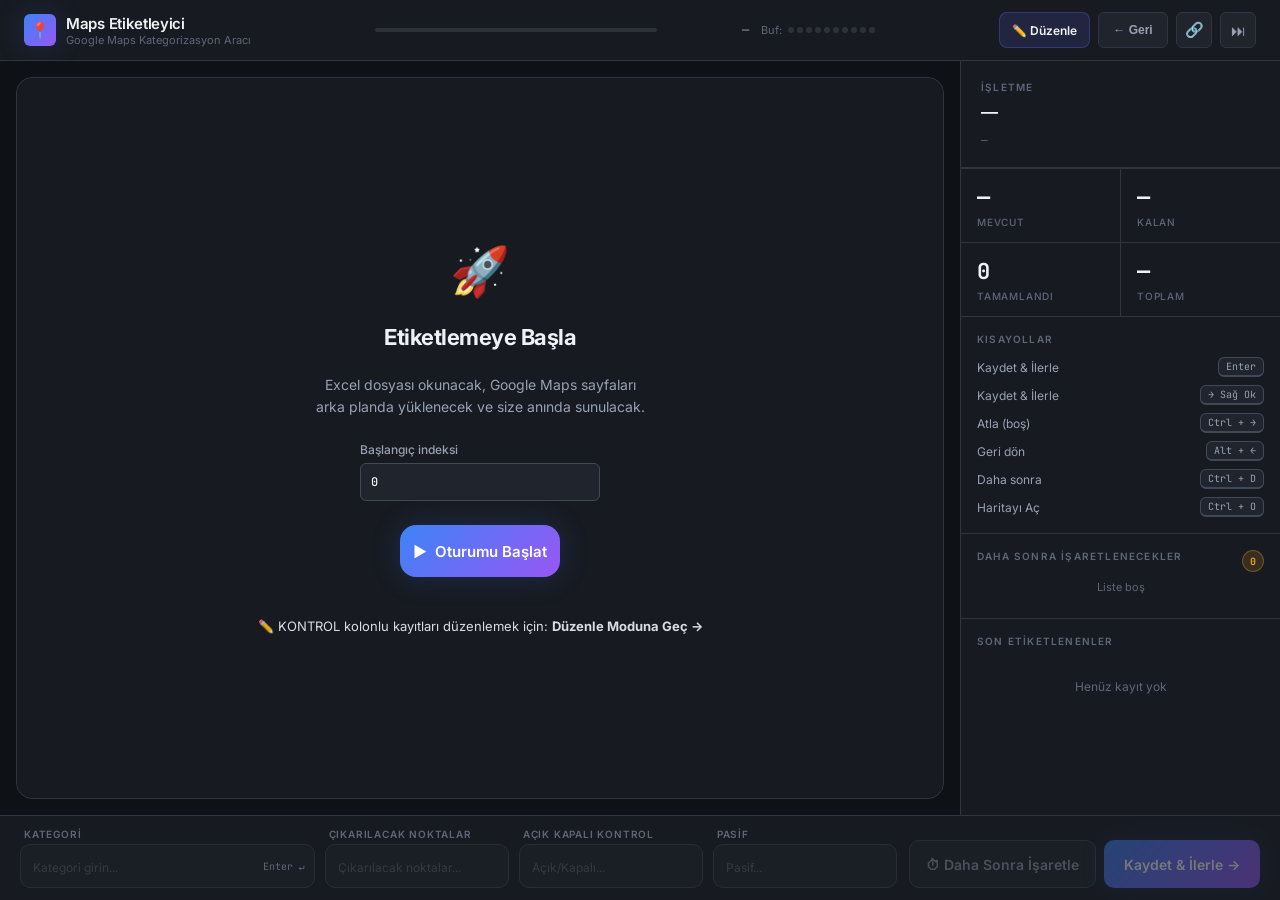
<file: static/index.html>
<!DOCTYPE html>
<html lang="tr">
<head>
  <meta charset="UTF-8" />
  <meta name="viewport" content="width=device-width, initial-scale=1.0" />
  <meta name="description" content="Google Maps verileri için hızlı etiketleme ve kategorizasyon aracı. Otomatik screenshot alma, buffer sistemi ve klavye odaklı arayüz." />
  <title>Proje V1 — Google Maps Etiketleme Aracı</title>
  <link rel="stylesheet" href="/static/style.css?v=20260730-2" />
</head>
<body>

<div id="app">

  <!-- ═══ HEADER ═══════════════════════════════════════════════════════════ -->
  <header id="header">
    <div class="header-brand">
      <div class="brand-icon">📍</div>
      <div>
        <h1>Maps Etiketleyici</h1>
        <div class="brand-sub">Google Maps Kategorizasyon Aracı</div>
      </div>
    </div>

    <!-- Progress -->
    <div id="progress-section">
      <div id="progress-bar-wrapper">
        <div id="progress-bar-fill"></div>
      </div>
      <span id="progress-text">—</span>
      <!-- Buffer Göstergesi -->
      <div id="buffer-indicator">
        <span>Buf:</span>
        <div class="buffer-dots" id="buffer-dots">
          <div class="buffer-dot" data-dot="0"></div>
          <div class="buffer-dot" data-dot="1"></div>
          <div class="buffer-dot" data-dot="2"></div>
          <div class="buffer-dot" data-dot="3"></div>
          <div class="buffer-dot" data-dot="4"></div>
          <div class="buffer-dot" data-dot="5"></div>
          <div class="buffer-dot" data-dot="6"></div>
          <div class="buffer-dot" data-dot="7"></div>
          <div class="buffer-dot" data-dot="8"></div>
          <div class="buffer-dot" data-dot="9"></div>
        </div>
      </div>
    </div>

    <div class="header-actions">
      <a href="/edit" class="btn-icon btn-nav" style="text-decoration: none; display: inline-flex; align-items: center; gap: 4px; font-size: 12px; font-weight: 600; padding: 6px 12px; background: rgba(99, 102, 241, 0.15); color: var(--accent); border: 1px solid rgba(99, 102, 241, 0.3); border-radius: 8px;" title="Düzenleme Akışına Geç">✏️ Düzenle</a>
      <button class="btn-icon btn-nav" id="back-btn" title="Önceki kayda dön (Alt + Sol Ok)" disabled>← Geri</button>
      <button class="btn-icon" id="open-url-btn" title="Haritayı tarayıcıda aç" disabled>🔗</button>
      <button class="btn-icon" id="skip-btn" title="Bu kaydı atla (boş geç)" disabled>⏭</button>
    </div>
  </header>

  <!-- ═══ MAIN ═══════════════════════════════════════════════════════════════ -->
  <main id="main-content">

    <!-- Screenshot Paneli -->
    <section id="screenshot-panel">
      <div id="screenshot-container">

        <!-- Başlangıç Ekranı -->
        <div id="start-screen">
          <div class="start-icon">🚀</div>
          <h2 class="start-title">Etiketlemeye Başla</h2>
          <p class="start-subtitle">
            Excel dosyası okunacak, Google Maps sayfaları arka planda yüklenecek
            ve size anında sunulacak.
          </p>
          <label class="start-index-field" for="start-index-input">
            <span>Başlangıç indeksi</span>
            <input id="start-index-input" type="text" value="0" autocomplete="off" />
          </label>
          <button id="start-btn">
            <span>▶</span> Oturumu Başlat
          </button>
          <div style="margin-top: 14px; text-align: center;">
            <a href="/edit" style="color: var(--accent); font-size: 13px; text-decoration: none; opacity: 0.9; transition: opacity 0.2s;">
              ✏️ KONTROL kolonlu kayıtları düzenlemek için: <strong>Düzenle Moduna Geç →</strong>
            </a>
          </div>
        </div>

        <!-- Loading Overlay -->
        <div id="loading-overlay" class="hidden">
          <div class="spinner"></div>
          <div class="loading-text" id="loading-text">Screenshot hazırlanıyor...</div>
        </div>

        <!-- Hata rozeti -->
        <div id="error-badge"></div>

        <!-- Screenshot -->
        <img id="screenshot-img" alt="Google Maps Screenshot" />
      </div>
    </section>

    <!-- Sağ Bilgi Paneli -->
    <aside id="info-panel">

      <!-- İşletme Bilgisi -->
      <div class="info-card">
        <div class="info-card-label">İşletme</div>
        <div class="business-name" id="business-name">—</div>
        <div class="url-preview" id="url-preview" title="Tıkla: URL'yi kopyala">—</div>
      </div>

      <!-- İstatistikler -->
      <div class="stats-grid">
        <div class="stat-item">
          <div class="stat-value" id="stat-current">—</div>
          <div class="stat-label">Mevcut</div>
        </div>
        <div class="stat-item">
          <div class="stat-value" id="stat-remaining">—</div>
          <div class="stat-label">Kalan</div>
        </div>
        <div class="stat-item">
          <div class="stat-value" id="stat-done">0</div>
          <div class="stat-label">Tamamlandı</div>
        </div>
        <div class="stat-item">
          <div class="stat-value" id="stat-total">—</div>
          <div class="stat-label">Toplam</div>
        </div>
      </div>

      <!-- Klavye Kısayolları -->
      <div class="shortcuts-section">
        <div class="shortcut-title">Kısayollar</div>
        <div class="shortcut-list">
          <div class="shortcut-item">
            <span>Kaydet & İlerle</span>
            <span class="kbd">Enter</span>
          </div>
          <div class="shortcut-item">
            <span>Kaydet & İlerle</span>
            <span class="kbd">→ Sağ Ok</span>
          </div>
          <div class="shortcut-item">
            <span>Atla (boş)</span>
            <span class="kbd">Ctrl + →</span>
          </div>
          <div class="shortcut-item">
            <span>Geri dön</span>
            <span class="kbd">Alt + ←</span>
          </div>
          <div class="shortcut-item">
            <span>Daha sonra</span>
            <span class="kbd">Ctrl + D</span>
          </div>
          <div class="shortcut-item">
            <span>Haritayı Aç</span>
            <span class="kbd">Ctrl + O</span>
          </div>
        </div>
      </div>

      <!-- Daha Sonra İşaretlenecekler -->
      <div class="deferred-section">
        <div class="section-heading-row">
          <div class="history-title">Daha Sonra İşaretlenecekler</div>
          <span class="deferred-count" id="deferred-count">0</span>
        </div>
        <div class="deferred-list" id="deferred-list">
          <p class="empty-list-message">Liste boş</p>
        </div>
      </div>

      <!-- Son Etiketlenenler -->
      <div class="history-section">
        <div class="history-title">Son Etiketlenenler</div>
        <div class="history-list" id="history-list">
          <p style="font-size:12px; color: var(--text-muted); text-align:center; margin-top: 20px;">
            Henüz kayıt yok
          </p>
        </div>
      </div>

    </aside>
  </main>

  <!-- ═══ BOTTOM BAR ═══════════════════════════════════════════════════════ -->
  <footer id="bottom-bar">
    <div id="inputs-row">
      <div class="input-group input-group--main">
        <label class="input-label" for="category-input">Kategori</label>
        <div class="input-field-wrapper">
          <input
            type="text"
            id="category-input"
            placeholder="Kategori girin..."
            autocomplete="off"
            autocorrect="off"
            spellcheck="false"
            disabled
          />
          <span class="input-suffix" id="input-suffix">Enter ↵</span>
        </div>
      </div>

      <div class="input-group">
        <label class="input-label" for="extra-cikarilacak">Çıkarılacak Noktalar</label>
        <div class="input-field-wrapper">
          <input
            type="text"
            id="extra-cikarilacak"
            placeholder="Çıkarılacak noktalar..."
            autocomplete="off"
            autocorrect="off"
            spellcheck="false"
            disabled
          />
        </div>
      </div>

      <div class="input-group">
        <label class="input-label" for="extra-acik-kapali">Açık Kapalı Kontrol</label>
        <div class="input-field-wrapper">
          <input
            type="text"
            id="extra-acik-kapali"
            placeholder="Açık/Kapalı..."
            autocomplete="off"
            autocorrect="off"
            spellcheck="false"
            disabled
          />
        </div>
      </div>

      <div class="input-group">
        <label class="input-label" for="extra-pasif">Pasif</label>
        <div class="input-field-wrapper">
          <input
            type="text"
            id="extra-pasif"
            placeholder="Pasif..."
            autocomplete="off"
            autocorrect="off"
            spellcheck="false"
            disabled
          />
        </div>
      </div>
    </div>

    <div class="bottom-actions">
      <button class="btn btn-secondary btn-defer" id="defer-btn" disabled>
        ⏱ Daha Sonra İşaretle
      </button>
      <button class="btn btn-primary" id="submit-btn" disabled>
        Kaydet &amp; İlerle →
      </button>
    </div>
  </footer>

</div>

<!-- Tamamlandı Ekranı -->
<div id="completed-screen">
  <div class="completed-icon">🎉</div>
  <div class="completed-title">Tüm Kayıtlar Tamamlandı!</div>
  <div class="completed-sub" id="completed-sub">Excel dosyası güncellendi.</div>
  <button class="btn btn-primary" onclick="location.reload()" style="margin-top:8px">
    🔄 Yeniden Başlat
  </button>
</div>

<!-- Toast Container -->
<div id="toast-container"></div>

<script src="/static/app.js?v=20260730-2"></script>
</body>
</html>
</file>
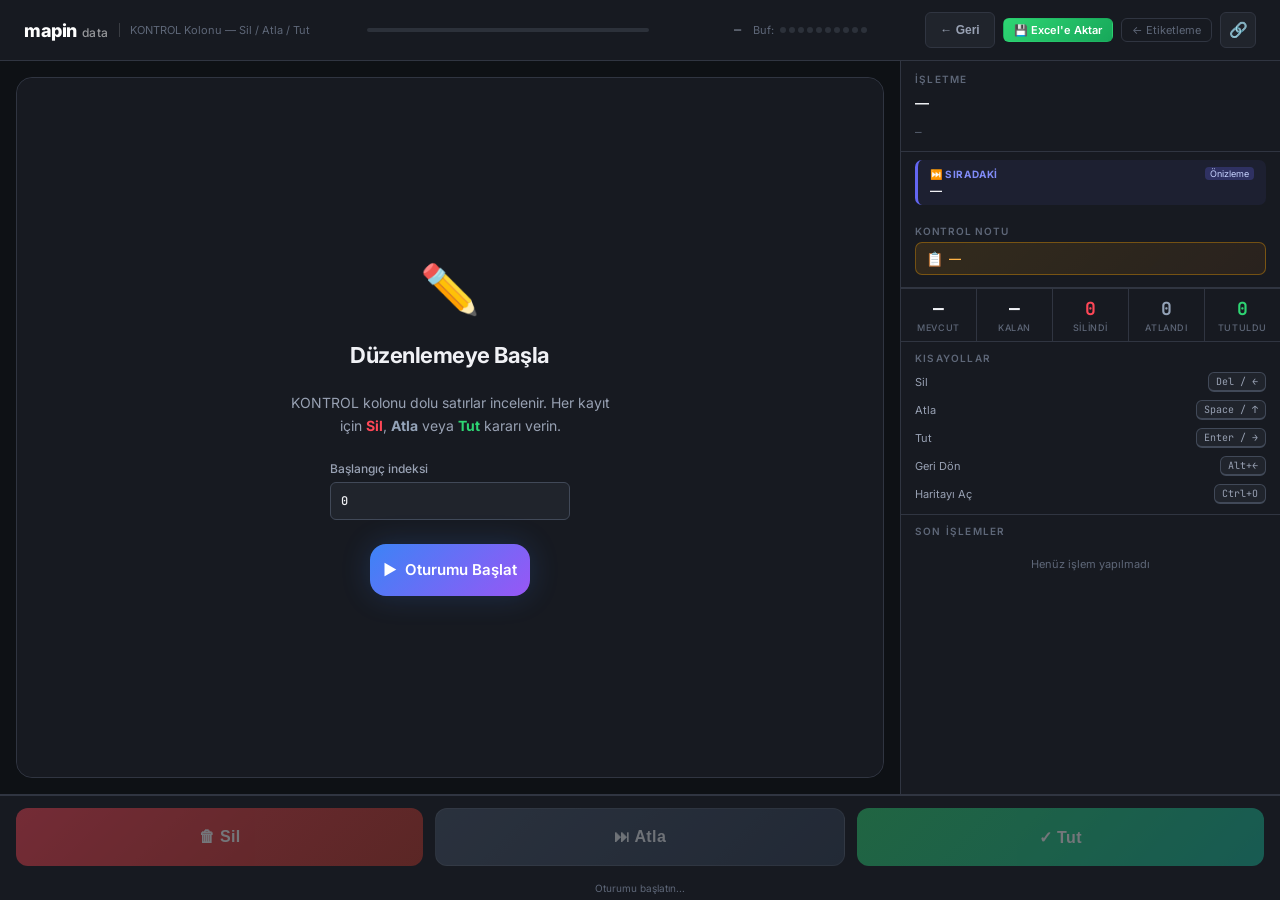
<file: static/edit.html>
<!DOCTYPE html>
<html lang="tr">
<head>
  <meta charset="UTF-8" />
  <meta name="viewport" content="width=device-width, initial-scale=1.0" />
  <meta name="description" content="Google Maps kayıtlarını düzenle: KONTROL kolonlu satırları incele, Sil, Atla veya Tut." />
  <title>Mapin Etiket Sistemi — KONTROL Kolonu</title>
  <link rel="stylesheet" href="/static/style.css?v=20261013-edit" />
  <style>
    /* ── Düzenleme Sayfası Özel Stilleri ─────────────────────────── */

    /* Info paneli kaydırmaz; tüm içerik görünür */
    #info-panel {
      overflow-y: hidden !important;
      display: flex;
      flex-direction: column;
    }

    /* Harita paneli: padding ve border ile estetik görünüm */
    #screenshot-panel {
      padding: 16px !important;
    }

    #screenshot-container {
      width: 100% !important;
      height: 100% !important;
      border: 1px solid var(--border-subtle) !important;
      border-radius: var(--radius-lg) !important;
      background: var(--bg-surface) !important;
    }

    #screenshot-img {
      max-width: 100% !important;
      max-height: 100% !important;
      width: auto !important;
      height: auto !important;
      object-fit: contain !important;
      border-radius: var(--radius-md) !important;
    }

    /* Sağ panel genişliği */
    #info-panel {
      width: 380px !important;
    }

    /* Üç buton — eşit genişlik, büyük boyut */
    .btn-delete, .btn-skip, .btn-keep {
      flex: 1;
      padding: 18px 8px;
      font-size: 16px;
      font-weight: 700;
      border-radius: 12px;
      cursor: pointer;
      transition: all 0.2s ease;
      color: #fff;
      letter-spacing: 0.4px;
      text-align: center;
      white-space: nowrap;
      min-height: 58px;
    }
    .btn-delete {
      border: none;
      background: linear-gradient(135deg, #ff4757, #c0392b);
    }
    .btn-delete:hover:not(:disabled) { transform: translateY(-2px); box-shadow: 0 6px 20px rgba(255,71,87,0.45); }
    .btn-delete:active:not(:disabled) { transform: translateY(0); }
    .btn-delete:disabled { opacity: 0.4; cursor: not-allowed; }

    .btn-skip {
      border: 1px solid rgba(255,255,255,0.12);
      background: linear-gradient(135deg, #475569, #334155);
      color: #f1f5f9;
    }
    .btn-skip:hover:not(:disabled) { transform: translateY(-2px); box-shadow: 0 6px 20px rgba(71,85,105,0.4); background: linear-gradient(135deg, #64748b, #475569); }
    .btn-skip:active:not(:disabled) { transform: translateY(0); }
    .btn-skip:disabled { opacity: 0.4; cursor: not-allowed; }

    .btn-keep {
      border: none;
      background: linear-gradient(135deg, #2ed573, #1abc9c);
    }
    .btn-keep:hover:not(:disabled) { transform: translateY(-2px); box-shadow: 0 6px 20px rgba(46,213,115,0.45); }
    .btn-keep:active:not(:disabled) { transform: translateY(0); }
    .btn-keep:disabled { opacity: 0.4; cursor: not-allowed; }

    /* ── Kontrol Badge ───────────────────────────────────────────── */
    .kontrol-badge {
      display: inline-flex; align-items: center; gap: 6px;
      padding: 7px 10px;
      background: linear-gradient(135deg, rgba(255,165,0,0.12), rgba(255,140,0,0.08));
      border: 1px solid rgba(255,165,0,0.35);
      border-radius: 7px; color: #ffb347;
      font-size: 12px; font-weight: 600;
      width: 100%; box-sizing: border-box; word-break: break-word;
    }
    .kontrol-badge-icon { font-size: 14px; flex-shrink: 0; }

    /* ── İstatistik Grid ─────────────────────────────────────────── */
    /* 5 kolon tek satırda: Mevcut Kalan Silindi Atlandı Tutuldu */
    .edit-stats-row {
      display: grid;
      grid-template-columns: repeat(5, 1fr);
      gap: 1px;
      background: var(--border-subtle);
      border-top: 1px solid var(--border-subtle);
      border-bottom: 1px solid var(--border-subtle);
      flex-shrink: 0;
    }
    .edit-stat-item {
      background: var(--bg-surface);
      padding: 8px 4px;
      display: flex;
      flex-direction: column;
      align-items: center;
      gap: 2px;
    }
    .edit-stat-value {
      font-size: 18px;
      font-weight: 700;
      font-family: 'JetBrains Mono', monospace;
      letter-spacing: -0.5px;
      color: var(--text-primary);
    }
    .edit-stat-label {
      font-size: 9px;
      color: var(--text-muted);
      text-transform: uppercase;
      letter-spacing: 0.6px;
      font-weight: 500;
      white-space: nowrap;
    }

    /* ── Geçmiş ──────────────────────────────────────────────────── */
    .edit-history-item {
      display: flex; align-items: center; justify-content: space-between;
      padding: 5px 10px; border-radius: 6px; margin-bottom: 3px;
      font-size: 11px; background: var(--bg-elevated); gap: 8px;
      border: 1px solid var(--border-subtle);
    }
    .edit-history-name { flex: 1; overflow: hidden; text-overflow: ellipsis; white-space: nowrap; color: var(--text-primary); }
    .edit-history-action { font-weight: 700; font-size: 10px; padding: 2px 6px; border-radius: 4px; flex-shrink: 0; }
    .edit-history-action.deleted { background: rgba(255,71,87,0.2); color: #ff4757; }
    .edit-history-action.kept { background: rgba(46,213,115,0.2); color: #2ed573; }
    .edit-history-action.skipped { background: rgba(148,163,184,0.2); color: #94a3b8; }

    .action-shortcut-hint { font-size: 10px; color: var(--text-muted); text-align: center; padding: 4px 0 6px; }
    .kontrol-section { margin-bottom: 0; }
    .kontrol-label-text { font-size: 10px; font-weight: 600; color: var(--text-muted); text-transform: uppercase; letter-spacing: 0.8px; margin-bottom: 5px; }

    /* ── Linkler ─────────────────────────────────────────────────── */
    .back-link {
      display: inline-flex; align-items: center; gap: 5px;
      color: var(--text-muted); font-size: 11px; text-decoration: none;
      padding: 4px 10px; border-radius: 6px; border: 1px solid var(--border-subtle);
      transition: all 0.2s;
    }
    .export-link { color: #fff; background: linear-gradient(135deg, #2ed573, #17a85a); border-color: transparent; font-weight: 600; }
    .export-link:hover { color: #fff; background: linear-gradient(135deg, #3bea84, #1fbd68); border-color: transparent; }
    .back-link:hover { color: var(--text-primary); border-color: var(--border-accent); background: rgba(99,102,241,0.08); }

    /* ── Sıradaki Mekan Kartı ────────────────────────────────────── */
    .next-preview-card {
      border-left: 3px solid #6366f1;
      background: rgba(99, 102, 241, 0.08);
      padding: 7px 12px;
      border-radius: 7px;
      flex-shrink: 0;
    }

    /* ── Info Panel İç Bölümler ──────────────────────────────────── */
    .info-card {
      padding: 12px 14px !important;
    }

    .business-name {
      font-size: 14px !important;
    }

    .shortcuts-section {
      padding: 10px 14px !important;
    }

    .shortcut-item {
      font-size: 11px !important;
    }

    .history-section {
      padding: 10px 14px !important;
      flex: 1;
      overflow-y: auto;
      min-height: 0;
    }

    .history-title, .shortcut-title {
      margin-bottom: 8px !important;
    }

    #bottom-bar {
      padding: 0 !important;
      width: 100% !important;
      display: block !important;
    }

    .edit-action-bar {
      display: flex !important;
      gap: 12px !important;
      padding: 12px 16px !important;
      background: var(--bg-surface) !important;
      border-top: 1px solid var(--border-subtle) !important;
      width: 100% !important;
      box-sizing: border-box !important;
    }
  </style>
</head>
<body>

<div id="app">

  <!-- HEADER -->
  <header id="header">
    <div class="header-brand" style="gap:10px;">
      <div style="display:flex;align-items:baseline;gap:1px;">
        <span style="font-size:18px;font-weight:800;color:#fff;letter-spacing:-0.5px;font-family:'Inter',sans-serif;">mapin</span>
        <span style="font-size:12px;font-weight:500;color:rgba(255,255,255,0.55);letter-spacing:0.5px;font-family:'Inter',sans-serif;margin-left:4px;">data</span>
      </div>
      <div style="border-left:1px solid rgba(255,255,255,0.15);padding-left:10px;">
        <div class="brand-sub">KONTROL Kolonu &mdash; Sil / Atla / Tut</div>
      </div>
    </div>

    <div id="progress-section">
      <div id="progress-bar-wrapper"><div id="progress-bar-fill"></div></div>
      <span id="progress-text">&mdash;</span>
      <div id="buffer-indicator">
        <span>Buf:</span>
        <div class="buffer-dots" id="buffer-dots">
          <div class="buffer-dot" data-dot="0"></div>
          <div class="buffer-dot" data-dot="1"></div>
          <div class="buffer-dot" data-dot="2"></div>
          <div class="buffer-dot" data-dot="3"></div>
          <div class="buffer-dot" data-dot="4"></div>
          <div class="buffer-dot" data-dot="5"></div>
          <div class="buffer-dot" data-dot="6"></div>
          <div class="buffer-dot" data-dot="7"></div>
          <div class="buffer-dot" data-dot="8"></div>
          <div class="buffer-dot" data-dot="9"></div>
        </div>
      </div>
    </div>

    <div class="header-actions">
      <button class="btn-icon btn-nav" id="back-btn" title="Önceki kayda dön (Alt + Sol Ok)" disabled>← Geri</button>
      <a href="/api/edit/export" class="back-link export-link" id="export-btn" download title="Veritabanındaki güncel hali Excel olarak indir">&#128190; Excel'e Aktar</a>
      <a href="/" class="back-link" title="Etiketleme sayfasına dön">&larr; Etiketleme</a>
      <button class="btn-icon" id="open-url-btn" title="Haritayı tarayıcıda aç" disabled>&#128279;</button>
    </div>
  </header>

  <!-- MAIN -->
  <main id="main-content">

    <section id="screenshot-panel">
      <div id="screenshot-container">

        <!-- Başlangıç Ekranı -->
        <div id="start-screen">
          <div class="start-icon">&#9999;&#65039;</div>
          <h2 class="start-title">Düzenlemeye Başla</h2>
          <p class="start-subtitle">
            KONTROL kolonu dolu satırlar incelenir. Her kayıt için
            <strong style="color:#ff4757">Sil</strong>,
            <strong style="color:#94a3b8">Atla</strong> veya
            <strong style="color:#2ed573">Tut</strong> kararı verin.
          </p>
          <label class="start-index-field" for="start-index-input">
            <span>Başlangıç indeksi</span>
            <input id="start-index-input" type="text" value="0" autocomplete="off" />
          </label>
          <button id="start-btn">
            <span>&#9654;</span> Oturumu Başlat
          </button>
        </div>

        <!-- Loading -->
        <div id="loading-overlay" class="hidden">
          <div class="spinner"></div>
          <div class="loading-text" id="loading-text">Harita yükleniyor...</div>
        </div>

        <div id="error-badge"></div>
        <img id="screenshot-img" alt="Google Maps Screenshot" />
      </div>
    </section>

    <!-- Sağ Bilgi Paneli -->
    <aside id="info-panel">

      <!-- İşletme Adı -->
      <div class="info-card" style="flex-shrink:0;">
        <div class="info-card-label">İşletme</div>
        <div class="business-name" id="business-name">&mdash;</div>
        <div class="url-preview" id="url-preview" title="Tıkla: URL'yi kopyala">&mdash;</div>
      </div>

      <!-- Sıradaki Mekan -->
      <div class="next-preview-card" id="next-preview-card" style="margin:8px 14px; flex-shrink:0;">
        <div style="display:flex; justify-content:space-between; align-items:center; margin-bottom:3px;">
          <span style="font-size:10px; font-weight:700; color:#818cf8; text-transform:uppercase; letter-spacing:0.6px;">⏭️ Sıradaki</span>
          <span style="font-size:9px; background:rgba(99,102,241,0.25); color:#c7d2fe; padding:1px 5px; border-radius:4px;">Önizleme</span>
        </div>
        <div id="next-business-name" style="font-size:12px; font-weight:600; color:var(--text-primary); overflow:hidden; text-overflow:ellipsis; white-space:nowrap;">
          &mdash;
        </div>
      </div>

      <!-- KONTROL Değeri -->
      <div class="info-card kontrol-section" style="flex-shrink:0;">
        <div class="kontrol-label-text">Kontrol Notu</div>
        <div class="kontrol-badge" id="kontrol-badge">
          <span class="kontrol-badge-icon">&#128203;</span>
          <span id="kontrol-value-text">&mdash;</span>
        </div>
      </div>

      <!-- İstatistikler: 5 kolon, tek satır -->
      <div class="edit-stats-row" style="flex-shrink:0;">
        <div class="edit-stat-item">
          <div class="edit-stat-value" id="stat-current">&mdash;</div>
          <div class="edit-stat-label">Mevcut</div>
        </div>
        <div class="edit-stat-item">
          <div class="edit-stat-value" id="stat-remaining">&mdash;</div>
          <div class="edit-stat-label">Kalan</div>
        </div>
        <div class="edit-stat-item">
          <div class="edit-stat-value" id="stat-deleted" style="color:#ff4757;">0</div>
          <div class="edit-stat-label">Silindi</div>
        </div>
        <div class="edit-stat-item">
          <div class="edit-stat-value" id="stat-skipped" style="color:#94a3b8;">0</div>
          <div class="edit-stat-label">Atlandı</div>
        </div>
        <div class="edit-stat-item">
          <div class="edit-stat-value" id="stat-kept" style="color:#2ed573;">0</div>
          <div class="edit-stat-label">Tutuldu</div>
        </div>
      </div>

      <!-- Kısayollar -->
      <div class="shortcuts-section" style="flex-shrink:0;">
        <div class="shortcut-title">Kısayollar</div>
        <div class="shortcut-list">
          <div class="shortcut-item"><span>Sil</span><span class="kbd">Del / &larr;</span></div>
          <div class="shortcut-item"><span>Atla</span><span class="kbd">Space / &uarr;</span></div>
          <div class="shortcut-item"><span>Tut</span><span class="kbd">Enter / &rarr;</span></div>
          <div class="shortcut-item"><span>Geri Dön</span><span class="kbd">Alt+&larr;</span></div>
          <div class="shortcut-item"><span>Haritayı Aç</span><span class="kbd">Ctrl+O</span></div>
        </div>
      </div>

      <!-- Geçmiş -->
      <div class="history-section">
        <div class="history-title">Son İşlemler</div>
        <div class="history-list" id="history-list">
          <p style="font-size:11px; color: var(--text-muted); text-align:center; margin-top:12px;">
            Henüz işlem yapılmadı
          </p>
        </div>
      </div>

    </aside>
  </main>

  <!-- BOTTOM BAR -->
  <footer id="bottom-bar" style="padding: 0;">
    <div class="edit-action-bar">
      <button class="btn-delete" id="delete-btn" disabled>&#128465; Sil</button>
      <button class="btn-skip" id="skip-btn" disabled>⏭ Atla</button>
      <button class="btn-keep" id="keep-btn" disabled>&#10003; Tut</button>
    </div>
    <p class="action-shortcut-hint" id="action-hint">Oturumu başlatın...</p>
  </footer>

</div>

<!-- Tamamlandı Ekranı -->
<div id="completed-screen">
  <div class="completed-icon">&#127881;</div>
  <div class="completed-title">Tüm Kayıtlar İşlendi!</div>
  <div class="completed-sub" id="completed-sub">Değişiklikler veritabanına kaydedildi.</div>
  <div style="display:flex;gap:12px;justify-content:center;margin-top:8px;">
    <a href="/api/edit/export" download class="btn btn-primary" style="text-decoration:none;display:inline-flex;align-items:center;">&#128190; Excel'e Aktar</a>
    <button class="btn btn-primary" onclick="location.reload()">&#128260; Yeniden Başlat</button>
    <a href="/" class="btn btn-secondary" style="text-decoration:none;display:inline-flex;align-items:center;">&larr; Etiketlemeye Dön</a>
  </div>
</div>

<div id="toast-container"></div>
<script src="/static/edit_app.js?v=20261013-v2"></script>
</body>
</html>
</file>
<file: static/style.css>
/* ═══════════════════════════════════════════════════════════════════════════
   Proje V1 — Premium Dark Mode UI
   Design System: HSL tabanlı renk paleti, glassmorphism, micro-animations
   ═══════════════════════════════════════════════════════════════════════════ */

@import url('https://fonts.googleapis.com/css2?family=Inter:wght@300;400;500;600;700&family=JetBrains+Mono:wght@400;500&display=swap');

/* ── CSS Değişkenleri (Design Tokens) ─────────────────────────────────────── */
:root {
  /* Ana renkler */
  --bg-base:        hsl(220, 20%, 7%);
  --bg-surface:     hsl(220, 18%, 11%);
  --bg-elevated:    hsl(220, 16%, 15%);
  --bg-overlay:     hsl(220, 14%, 20%);

  /* Accent: Elektrik mavi-mor gradyan */
  --accent-primary: hsl(217, 91%, 60%);
  --accent-glow:    hsl(217, 91%, 60%, 0.3);
  --accent-hover:   hsl(217, 91%, 68%);
  --accent-grad:    linear-gradient(135deg, hsl(217, 91%, 60%), hsl(265, 89%, 65%));

  /* Metin */
  --text-primary:   hsl(220, 20%, 95%);
  --text-secondary: hsl(220, 15%, 65%);
  --text-muted:     hsl(220, 12%, 42%);
  --text-inverse:   hsl(220, 20%, 7%);

  /* Durum renkleri */
  --success:  hsl(142, 71%, 45%);
  --warning:  hsl(38, 92%, 55%);
  --error:    hsl(0, 84%, 60%);
  --info:     hsl(199, 89%, 55%);

  /* Kenarlıklar */
  --border-subtle: hsl(220, 15%, 22%);
  --border-medium: hsl(220, 15%, 30%);
  --border-accent: hsl(217, 91%, 60%, 0.4);

  /* Gölgeler */
  --shadow-sm: 0 2px 8px hsl(220, 30%, 4%, 0.5);
  --shadow-md: 0 8px 24px hsl(220, 30%, 4%, 0.6);
  --shadow-lg: 0 20px 60px hsl(220, 30%, 4%, 0.8);
  --shadow-accent: 0 0 30px hsl(217, 91%, 60%, 0.2);

  /* Boyutlar */
  --radius-sm: 6px;
  --radius-md: 10px;
  --radius-lg: 16px;
  --radius-xl: 24px;
  --radius-full: 9999px;

  /* Geçişler */
  --transition-fast:   150ms cubic-bezier(0.4, 0, 0.2, 1);
  --transition-normal: 250ms cubic-bezier(0.4, 0, 0.2, 1);
  --transition-slow:   400ms cubic-bezier(0.4, 0, 0.2, 1);
}

/* ── Reset & Base ─────────────────────────────────────────────────────────── */
*, *::before, *::after { box-sizing: border-box; margin: 0; padding: 0; }

html { height: 100%; font-size: 16px; }

body {
  font-family: 'Inter', -apple-system, BlinkMacSystemFont, sans-serif;
  background: var(--bg-base);
  color: var(--text-primary);
  height: 100%;
  overflow: hidden;
  -webkit-font-smoothing: antialiased;
  -moz-osx-font-smoothing: grayscale;
  background-image:
    radial-gradient(ellipse at 15% 20%, hsl(217, 91%, 60%, 0.06) 0%, transparent 50%),
    radial-gradient(ellipse at 85% 80%, hsl(265, 89%, 65%, 0.05) 0%, transparent 50%);
}

/* ── Ana Layout ───────────────────────────────────────────────────────────── */
#app {
  display: flex;
  flex-direction: column;
  height: 100vh;
  width: 100%;
  gap: 0;
}

/* ── Header ───────────────────────────────────────────────────────────────── */
#header {
  display: flex;
  align-items: center;
  justify-content: space-between;
  padding: 12px 24px;
  background: var(--bg-surface);
  border-bottom: 1px solid var(--border-subtle);
  flex-shrink: 0;
  gap: 16px;
  backdrop-filter: blur(8px);
}

.header-brand {
  display: flex;
  align-items: center;
  gap: 10px;
}

.header-brand .brand-icon {
  width: 32px;
  height: 32px;
  border-radius: var(--radius-sm);
  background: var(--accent-grad);
  display: flex;
  align-items: center;
  justify-content: center;
  font-size: 16px;
  box-shadow: var(--shadow-accent);
}

.header-brand h1 {
  font-size: 15px;
  font-weight: 600;
  color: var(--text-primary);
  letter-spacing: -0.3px;
}

.header-brand .brand-sub {
  font-size: 11px;
  color: var(--text-muted);
  font-weight: 400;
}

/* ── Progress Bar ─────────────────────────────────────────────────────────── */
#progress-section {
  display: flex;
  align-items: center;
  gap: 12px;
  flex: 1;
  max-width: 500px;
}

#progress-bar-wrapper {
  flex: 1;
  height: 4px;
  background: var(--bg-overlay);
  border-radius: var(--radius-full);
  overflow: hidden;
}

#progress-bar-fill {
  height: 100%;
  background: var(--accent-grad);
  border-radius: var(--radius-full);
  width: 0%;
  transition: width var(--transition-slow);
  box-shadow: 0 0 8px var(--accent-glow);
}

#progress-text {
  font-size: 12px;
  font-family: 'JetBrains Mono', monospace;
  color: var(--text-secondary);
  white-space: nowrap;
  min-width: 80px;
  text-align: right;
}

/* Buffer göstergesi */
#buffer-indicator {
  display: flex;
  align-items: center;
  gap: 6px;
  font-size: 11px;
  color: var(--text-muted);
  white-space: nowrap;
}

.buffer-dots {
  display: flex;
  gap: 3px;
}

.buffer-dot {
  width: 6px;
  height: 6px;
  border-radius: 50%;
  background: var(--bg-overlay);
  transition: background var(--transition-normal);
}

.buffer-dot.filled { background: var(--success); }
.buffer-dot.half   { background: var(--warning); }

/* ── Header Sağ Taraf ─────────────────────────────────────────────────────── */
.header-actions {
  display: flex;
  align-items: center;
  gap: 8px;
}

.btn-icon {
  width: 36px;
  height: 36px;
  border-radius: var(--radius-sm);
  border: 1px solid var(--border-subtle);
  background: var(--bg-elevated);
  color: var(--text-secondary);
  cursor: pointer;
  display: flex;
  align-items: center;
  justify-content: center;
  font-size: 15px;
  transition: all var(--transition-fast);
}

.btn-icon.btn-nav {
  width: auto;
  min-width: 70px;
  padding: 0 12px;
  gap: 6px;
  font-size: 12px;
  font-weight: 600;
}

.btn-icon:hover {
  background: var(--bg-overlay);
  color: var(--text-primary);
  border-color: var(--border-medium);
}

/* ── Ana İçerik Alanı ─────────────────────────────────────────────────────── */
#main-content {
  display: flex;
  flex: 1;
  overflow: hidden;
  gap: 0;
}

/* ── Screenshot Paneli (Sol) ──────────────────────────────────────────────── */
#screenshot-panel {
  flex: 1;
  display: flex;
  flex-direction: column;
  align-items: center;
  justify-content: center;
  position: relative;
  overflow: hidden;
  background: var(--bg-base);
  padding: 16px;
}

#screenshot-container {
  width: 100%;
  height: 100%;
  display: flex;
  align-items: center;
  justify-content: center;
  border-radius: var(--radius-lg);
  overflow: hidden;
  border: 1px solid var(--border-subtle);
  background: var(--bg-surface);
  position: relative;
  transition: border-color var(--transition-normal);
}

#screenshot-container:hover {
  border-color: var(--border-accent);
  box-shadow: var(--shadow-accent);
}

#screenshot-img {
  max-width: 100%;
  max-height: 100%;
  object-fit: contain;
  display: block;
  opacity: 0;
  transition: opacity var(--transition-slow);
  border-radius: var(--radius-md);
}

#screenshot-img.loaded { opacity: 1; }

/* Loading Overlay */
#loading-overlay {
  position: absolute;
  inset: 0;
  display: flex;
  flex-direction: column;
  align-items: center;
  justify-content: center;
  background: var(--bg-surface);
  border-radius: var(--radius-lg);
  gap: 16px;
  transition: opacity var(--transition-slow);
  z-index: 10;
}

#loading-overlay.hidden { opacity: 0; pointer-events: none; }

.spinner {
  width: 40px;
  height: 40px;
  border: 3px solid var(--border-subtle);
  border-top-color: var(--accent-primary);
  border-radius: 50%;
  animation: spin 0.8s linear infinite;
}

@keyframes spin { to { transform: rotate(360deg); } }

.loading-text {
  font-size: 13px;
  color: var(--text-muted);
  font-weight: 500;
}

/* Başlangıç ekranı */
#start-screen {
  position: absolute;
  inset: 0;
  display: flex;
  flex-direction: column;
  align-items: center;
  justify-content: center;
  gap: 24px;
  z-index: 20;
  background: var(--bg-surface);
  border-radius: var(--radius-lg);
  padding: 40px;
  text-align: center;
  transition: opacity var(--transition-slow);
}

#start-screen.hidden { opacity: 0; pointer-events: none; }

.start-icon {
  font-size: 48px;
  animation: float 3s ease-in-out infinite;
}

@keyframes float {
  0%, 100% { transform: translateY(0); }
  50% { transform: translateY(-10px); }
}

.start-title {
  font-size: 22px;
  font-weight: 700;
  color: var(--text-primary);
  letter-spacing: -0.5px;
}

.start-subtitle {
  font-size: 14px;
  color: var(--text-secondary);
  max-width: 340px;
  line-height: 1.6;
}

.start-index-field {
  display: grid;
  gap: 6px;
  width: min(100%, 240px);
  color: var(--text-secondary);
  font-size: 12px;
  font-weight: 500;
  text-align: left;
}

.start-index-field input {
  width: 100%;
  height: 38px;
  padding: 0 10px;
  border: 1px solid var(--border-medium);
  border-radius: var(--radius-sm);
  background: var(--bg-elevated);
  color: var(--text-primary);
  font: inherit;
  font-family: 'JetBrains Mono', monospace;
}

.start-index-field input:focus {
  outline: none;
  border-color: var(--accent-primary);
  box-shadow: 0 0 0 3px var(--accent-glow);
}

.start-index-field input:disabled {
  cursor: wait;
  opacity: 0.65;
}

/* ── Hata mesajı ─────────────────────────────────────────────────────────── */
#error-badge {
  position: absolute;
  top: 12px;
  right: 12px;
  background: hsl(0, 84%, 60%, 0.15);
  border: 1px solid hsl(0, 84%, 60%, 0.4);
  color: var(--error);
  font-size: 11px;
  padding: 4px 10px;
  border-radius: var(--radius-full);
  display: none;
}

/* ── Sağ Panel ────────────────────────────────────────────────────────────── */
#info-panel {
  width: 320px;
  flex-shrink: 0;
  display: flex;
  flex-direction: column;
  background: var(--bg-surface);
  border-left: 1px solid var(--border-subtle);
  overflow-y: auto;
}

/* ── İşletme Bilgisi Card ─────────────────────────────────────────────────── */
.info-card {
  padding: 20px;
  border-bottom: 1px solid var(--border-subtle);
}

.info-card-label {
  font-size: 10px;
  font-weight: 600;
  text-transform: uppercase;
  letter-spacing: 1.2px;
  color: var(--text-muted);
  margin-bottom: 8px;
}

.business-name {
  font-size: 17px;
  font-weight: 600;
  color: var(--text-primary);
  line-height: 1.4;
  letter-spacing: -0.3px;
  word-break: break-word;
  min-height: 24px;
}

.url-preview {
  margin-top: 8px;
  font-size: 11px;
  color: var(--text-muted);
  font-family: 'JetBrains Mono', monospace;
  overflow: hidden;
  text-overflow: ellipsis;
  white-space: nowrap;
  cursor: pointer;
  transition: color var(--transition-fast);
}

.url-preview:hover { color: var(--accent-primary); }

/* ── Kayıt Özeti ─────────────────────────────────────────────────────────── */
.stats-grid {
  display: grid;
  grid-template-columns: 1fr 1fr;
  gap: 1px;
  background: var(--border-subtle);
  border-top: 1px solid var(--border-subtle);
  border-bottom: 1px solid var(--border-subtle);
}

.stat-item {
  background: var(--bg-surface);
  padding: 14px 16px;
  display: flex;
  flex-direction: column;
  gap: 4px;
}

.stat-value {
  font-size: 22px;
  font-weight: 700;
  color: var(--text-primary);
  font-family: 'JetBrains Mono', monospace;
  letter-spacing: -1px;
}

.stat-label {
  font-size: 10px;
  color: var(--text-muted);
  text-transform: uppercase;
  letter-spacing: 0.8px;
  font-weight: 500;
}

/* ── Klavye Kısayolları ──────────────────────────────────────────────────── */
.shortcuts-section {
  padding: 16px;
  border-bottom: 1px solid var(--border-subtle);
}

.shortcut-title {
  font-size: 10px;
  font-weight: 600;
  text-transform: uppercase;
  letter-spacing: 1.2px;
  color: var(--text-muted);
  margin-bottom: 12px;
}

.shortcut-list {
  display: flex;
  flex-direction: column;
  gap: 8px;
}

.shortcut-item {
  display: flex;
  align-items: center;
  justify-content: space-between;
  font-size: 12px;
  color: var(--text-secondary);
}

.kbd {
  display: inline-flex;
  align-items: center;
  gap: 3px;
  font-size: 10px;
  font-family: 'JetBrains Mono', monospace;
  background: var(--bg-elevated);
  border: 1px solid var(--border-medium);
  border-bottom-width: 2px;
  border-radius: var(--radius-sm);
  padding: 2px 7px;
  color: var(--text-secondary);
  white-space: nowrap;
}

/* ── Son Kayıtlar (History) ──────────────────────────────────────────────── */
.history-section {
  padding: 16px;
  flex: 1;
  overflow-y: auto;
}

.deferred-section {
  padding: 16px;
  border-bottom: 1px solid var(--border-subtle);
}

.section-heading-row {
  display: flex;
  align-items: center;
  justify-content: space-between;
}

.section-heading-row .history-title { margin-bottom: 10px; }

.deferred-count {
  min-width: 22px;
  height: 22px;
  padding: 0 7px;
  display: inline-flex;
  align-items: center;
  justify-content: center;
  border-radius: var(--radius-full);
  background: hsl(38, 92%, 55%, 0.14);
  border: 1px solid hsl(38, 92%, 55%, 0.3);
  color: var(--warning);
  font: 600 10px 'JetBrains Mono', monospace;
}

.deferred-list {
  display: flex;
  flex-direction: column;
  gap: 6px;
  max-height: 150px;
  overflow-y: auto;
}

.empty-list-message {
  padding: 8px 0;
  color: var(--text-muted);
  font-size: 11px;
  text-align: center;
}

.deferred-item {
  width: 100%;
  padding: 8px 10px;
  border: 1px solid var(--border-subtle);
  border-radius: var(--radius-sm);
  background: var(--bg-elevated);
  color: var(--text-secondary);
  font: 500 11px 'Inter', sans-serif;
  text-align: left;
  overflow: hidden;
  text-overflow: ellipsis;
  white-space: nowrap;
  cursor: pointer;
  transition: all var(--transition-fast);
}

.deferred-item:hover,
.deferred-item.active {
  color: var(--text-primary);
  border-color: hsl(38, 92%, 55%, 0.45);
  background: hsl(38, 92%, 55%, 0.08);
}

.history-title {
  font-size: 10px;
  font-weight: 600;
  text-transform: uppercase;
  letter-spacing: 1.2px;
  color: var(--text-muted);
  margin-bottom: 12px;
}

.history-list {
  display: flex;
  flex-direction: column;
  gap: 6px;
}

.history-item {
  display: flex;
  flex-direction: column;
  gap: 2px;
  padding: 8px 10px;
  border-radius: var(--radius-sm);
  background: var(--bg-elevated);
  border: 1px solid var(--border-subtle);
  animation: slideIn 0.2s ease-out;
}

@keyframes slideIn {
  from { opacity: 0; transform: translateY(-4px); }
  to   { opacity: 1; transform: translateY(0); }
}

.history-item-name {
  font-size: 11px;
  color: var(--text-secondary);
  overflow: hidden;
  text-overflow: ellipsis;
  white-space: nowrap;
}

.history-item-cat {
  font-size: 12px;
  font-weight: 600;
  color: var(--success);
}

/* ── Alt Bar (Input Alanı) ────────────────────────────────────────────────── */
#bottom-bar {
  padding: 12px 20px;
  background: var(--bg-surface);
  border-top: 1px solid var(--border-subtle);
  display: flex;
  gap: 12px;
  align-items: flex-end;
  flex-shrink: 0;
}

.bottom-actions {
  display: flex;
  gap: 8px;
  align-items: center;
}

.btn-defer {
  color: var(--warning);
  border-color: hsl(38, 92%, 55%, 0.35);
}

#inputs-row {
  flex: 1;
  display: flex;
  gap: 10px;
  align-items: flex-end;
}

.input-group {
  display: flex;
  flex-direction: column;
  gap: 4px;
  flex: 1;
  min-width: 0;
}

.input-group--main {
  flex: 1.6;
}

.input-label {
  font-size: 10px;
  font-weight: 600;
  text-transform: uppercase;
  letter-spacing: 0.8px;
  color: var(--text-muted);
  padding-left: 4px;
  white-space: nowrap;
  overflow: hidden;
  text-overflow: ellipsis;
}

.input-field-wrapper {
  position: relative;
  display: flex;
  align-items: center;
}

.input-field-wrapper input {
  width: 100%;
  height: 44px;
  background: var(--bg-elevated);
  border: 1.5px solid var(--border-medium);
  border-radius: var(--radius-md);
  color: var(--text-primary);
  font-family: 'Inter', sans-serif;
  font-size: 14px;
  font-weight: 500;
  padding: 0 12px;
  outline: none;
  transition: all var(--transition-fast);
  caret-color: var(--accent-primary);
}

.input-field-wrapper input::placeholder {
  color: var(--text-muted);
  font-weight: 400;
  font-size: 12px;
}

.input-field-wrapper input:focus {
  border-color: var(--accent-primary);
  background: var(--bg-overlay);
  box-shadow: 0 0 0 3px var(--accent-glow);
}

.input-field-wrapper input:disabled {
  opacity: 0.4;
  cursor: not-allowed;
}

/* Ana kategori input'unda suffix */
.input-group--main .input-field-wrapper input {
  padding-right: 48px;
}

.input-suffix {
  position: absolute;
  right: 10px;
  font-size: 10px;
  color: var(--text-muted);
  pointer-events: none;
  font-family: 'JetBrains Mono', monospace;
}

/* ── Butonlar ─────────────────────────────────────────────────────────────── */
.btn {
  height: 48px;
  border: none;
  border-radius: var(--radius-md);
  font-family: 'Inter', sans-serif;
  font-weight: 600;
  font-size: 14px;
  cursor: pointer;
  display: flex;
  align-items: center;
  justify-content: center;
  gap: 8px;
  transition: all var(--transition-fast);
  white-space: nowrap;
  flex-shrink: 0;
}

.btn:active { transform: scale(0.97); }
.btn:disabled { opacity: 0.4; cursor: not-allowed; transform: none; }

.btn-primary {
  background: var(--accent-grad);
  color: white;
  padding: 0 20px;
  box-shadow: var(--shadow-accent);
  min-width: 120px;
}

.btn-primary:hover:not(:disabled) {
  box-shadow: 0 0 40px var(--accent-glow);
  filter: brightness(1.1);
}

.btn-secondary {
  background: var(--bg-elevated);
  color: var(--text-secondary);
  padding: 0 16px;
  border: 1px solid var(--border-medium);
}

.btn-secondary:hover:not(:disabled) {
  background: var(--bg-overlay);
  color: var(--text-primary);
}

.btn-success {
  background: hsl(142, 71%, 45%, 0.15);
  color: var(--success);
  border: 1px solid hsl(142, 71%, 45%, 0.35);
  padding: 0 16px;
}

/* ── Başlat Butonu ────────────────────────────────────────────────────────── */
#start-btn {
  height: 52px;
  min-width: 160px;
  font-size: 15px;
  border-radius: var(--radius-lg);
  background: var(--accent-grad);
  color: white;
  border: none;
  cursor: pointer;
  font-family: 'Inter', sans-serif;
  font-weight: 600;
  display: flex;
  align-items: center;
  justify-content: center;
  gap: 8px;
  transition: all var(--transition-normal);
  box-shadow: var(--shadow-accent);
}

#start-btn:hover { filter: brightness(1.12); box-shadow: 0 0 50px var(--accent-glow); }
#start-btn:active { transform: scale(0.97); }
#start-btn:disabled { opacity: 0.6; cursor: not-allowed; transform: none; }

/* ── Toast Bildirimleri ──────────────────────────────────────────────────── */
#toast-container {
  position: fixed;
  bottom: 80px;
  left: 50%;
  transform: translateX(-50%);
  display: flex;
  flex-direction: column;
  gap: 8px;
  z-index: 1000;
  pointer-events: none;
}

.toast {
  background: var(--bg-elevated);
  border: 1px solid var(--border-medium);
  color: var(--text-primary);
  font-size: 13px;
  font-weight: 500;
  padding: 10px 16px;
  border-radius: var(--radius-lg);
  box-shadow: var(--shadow-md);
  animation: toastIn 0.3s ease-out, toastOut 0.3s ease-in 2.5s forwards;
  backdrop-filter: blur(8px);
}

.toast.success { border-color: hsl(142, 71%, 45%, 0.5); color: var(--success); }
.toast.error   { border-color: hsl(0, 84%, 60%, 0.5); color: var(--error); }

@keyframes toastIn {
  from { opacity: 0; transform: translateY(12px) scale(0.95); }
  to   { opacity: 1; transform: translateY(0) scale(1); }
}

@keyframes toastOut {
  from { opacity: 1; transform: translateY(0) scale(1); }
  to   { opacity: 0; transform: translateY(-8px) scale(0.95); }
}

/* ── Tamamlandı Ekranı ───────────────────────────────────────────────────── */
#completed-screen {
  position: fixed;
  inset: 0;
  background: hsl(220, 20%, 7%, 0.95);
  display: flex;
  flex-direction: column;
  align-items: center;
  justify-content: center;
  z-index: 100;
  gap: 20px;
  backdrop-filter: blur(12px);
  opacity: 0;
  pointer-events: none;
  transition: opacity var(--transition-slow);
}

#completed-screen.visible { opacity: 1; pointer-events: all; }

.completed-icon {
  font-size: 64px;
  animation: celebrate 0.6s ease-out;
}

@keyframes celebrate {
  0%   { transform: scale(0) rotate(-20deg); }
  60%  { transform: scale(1.2) rotate(5deg); }
  100% { transform: scale(1) rotate(0); }
}

.completed-title {
  font-size: 28px;
  font-weight: 700;
  color: var(--text-primary);
  letter-spacing: -0.8px;
}

.completed-sub {
  font-size: 15px;
  color: var(--text-secondary);
}

/* ── Scrollbar ────────────────────────────────────────────────────────────── */
::-webkit-scrollbar { width: 4px; }
::-webkit-scrollbar-track { background: transparent; }
::-webkit-scrollbar-thumb { background: var(--border-medium); border-radius: var(--radius-full); }
::-webkit-scrollbar-thumb:hover { background: var(--border-accent); }

/* ── Responsive ───────────────────────────────────────────────────────────── */
@media (max-width: 900px) {
  #info-panel { width: 260px; }
  .stats-grid { grid-template-columns: 1fr; }
  .stat-value { font-size: 18px; }

  #inputs-row {
    flex-wrap: wrap;
  }

  .input-group {
    flex: 1 1 calc(50% - 5px);
    min-width: 120px;
  }

  .input-group--main {
    flex: 1 1 100%;
  }
}

/* ── Shake Animasyonu (boş kategori uyarısı) ─────────────────────────────── */
@keyframes shake {
  0%, 100% { transform: translateX(0); }
  25%      { transform: translateX(-4px); }
  75%      { transform: translateX(4px); }
}

.shake { animation: shake 0.3s ease-in-out; }
</file>
